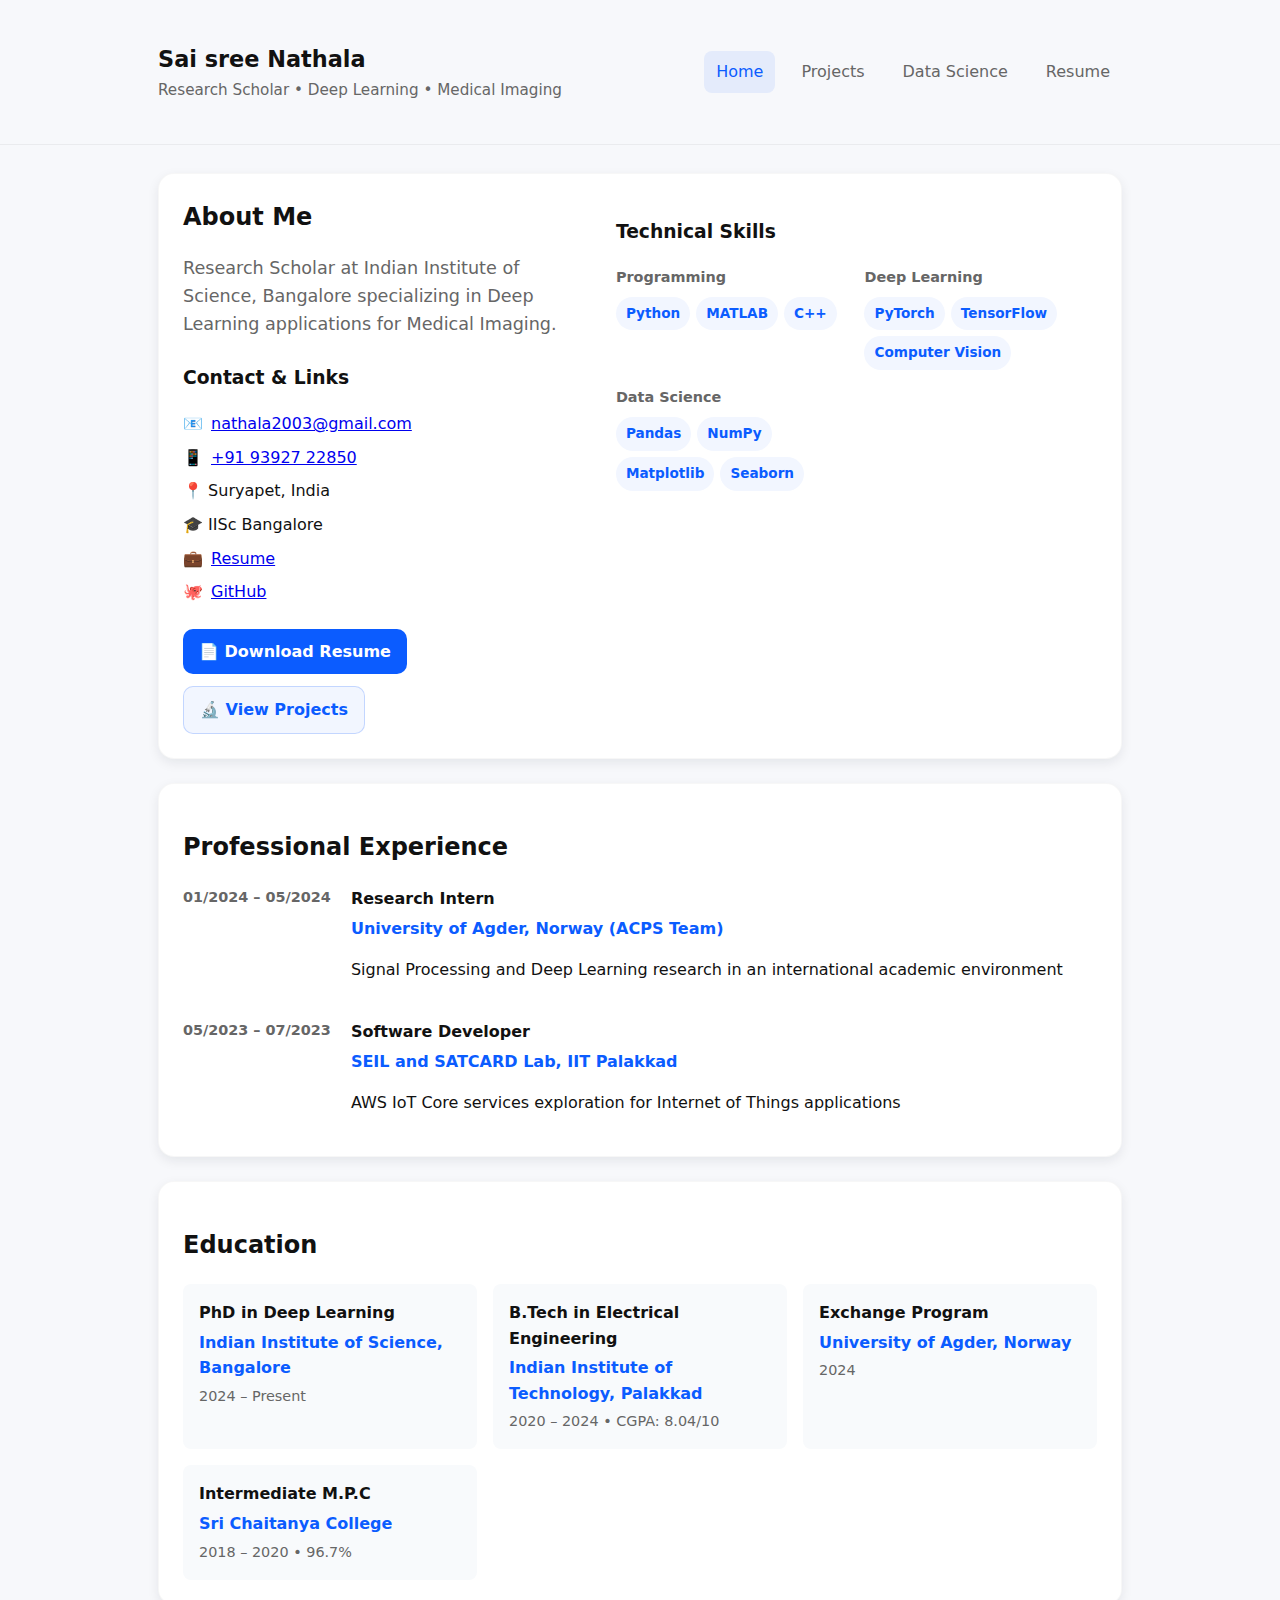
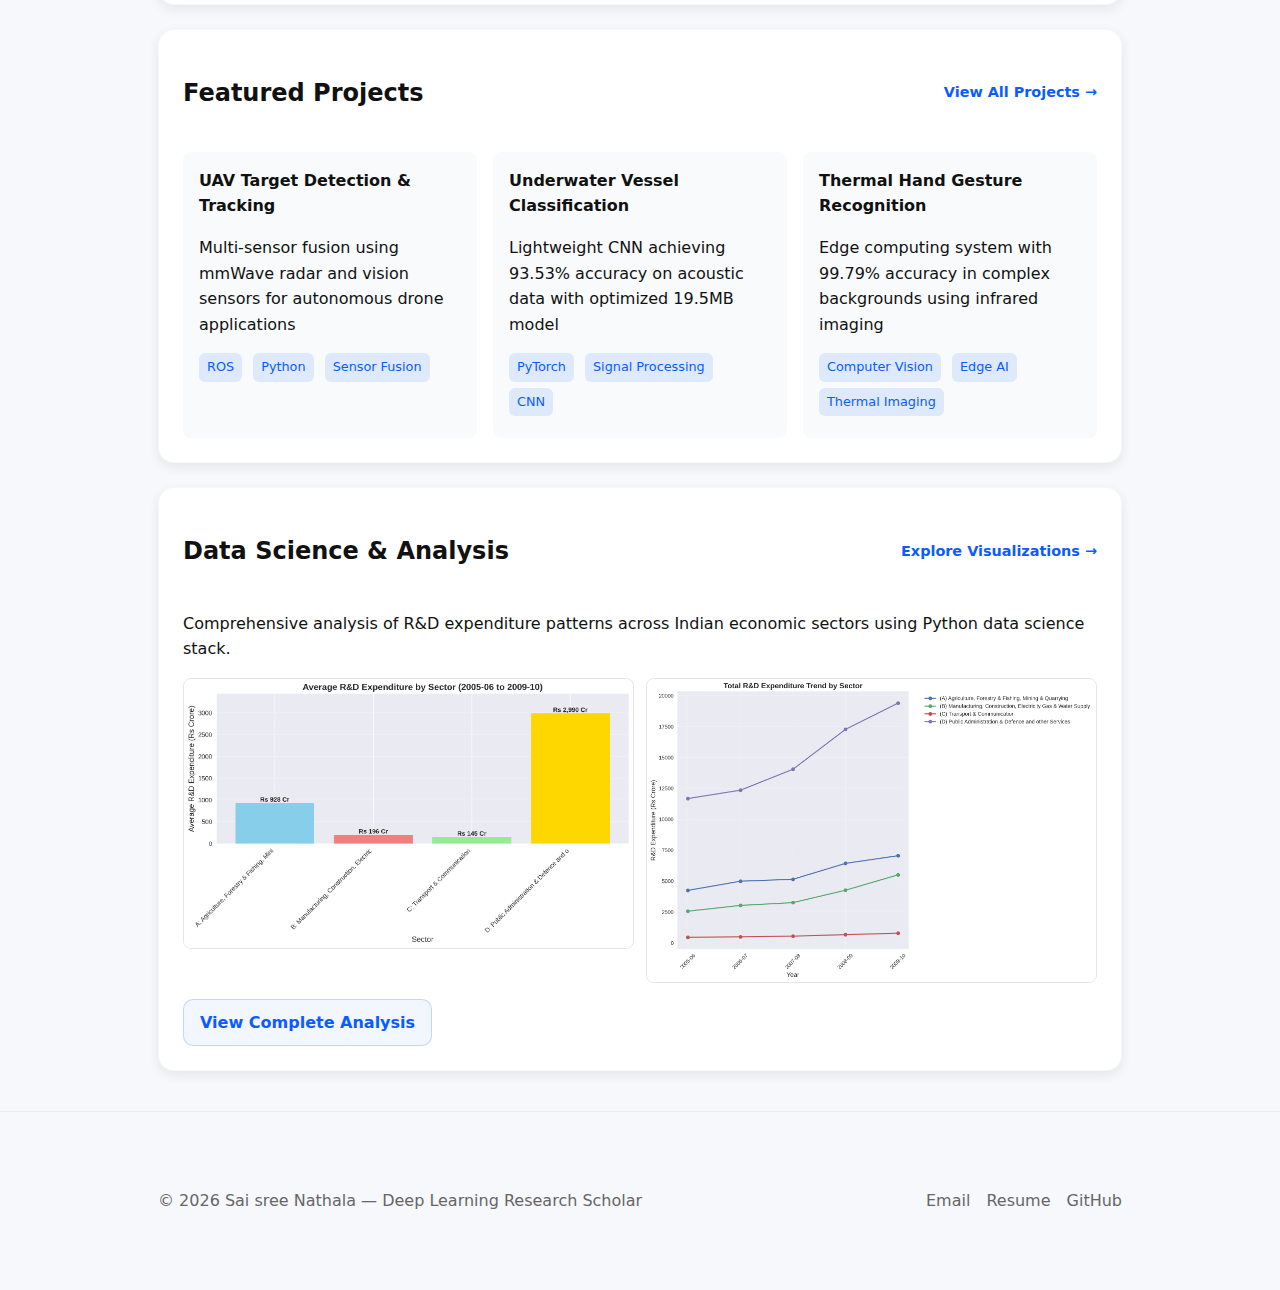
<file: index.html>
<!doctype html>
<html lang="en">
<head>
  <meta charset="utf-8" />
  <meta name="viewport" content="width=device-width,initial-scale=1" />
  <title>Sai sree Nathala — PhD stuent</title>
  <link rel="stylesheet" href="assets/styles.css" />
  <meta name="description" content="Sai Sree Nathala — PhD student at IISc Bangalore focused on deep learning and medical imaging." />
  <link rel="icon" type="image/x-icon" href="assets/favicon.ico">
</head>
<body>
  <header class="site-header">
    <div class="container header-inner">
      <div class="brand">
        <h1>Sai sree Nathala</h1>
        <p class="muted">Research Scholar • Deep Learning • Medical Imaging</p>
      </div>

      <nav class="nav">
        <a href="index.html" class="active">Home</a>
        <a href="projects.html">Projects</a>
        <a href="visualizations.html">Data Science</a>
        <a href="Sai_sree_resume.pdf" target="_blank" rel="noopener">Resume</a>
      </nav>

      <button class="menu-toggle" aria-label="Toggle menu" onclick="document.body.classList.toggle('nav-open')">☰</button>
    </div>
  </header>

  <main class="container">
    <!-- Hero Section -->
    <section class="hero card">
      <div class="hero-left">
        <div class="profile-header">
          <h2>About Me</h2>
          <p class="intro-text">Research Scholar at Indian Institute of Science, Bangalore specializing in Deep Learning applications for Medical Imaging.</p>
        </div>
        
        <div class="contact-section">
          <h3>Contact & Links</h3>
          <ul class="contact-list">
            <li>📧 <a href="mailto:nathala2003@gmail.com">nathala2003@gmail.com</a></li>
            <li>📱 <a href="tel:+919392722850">+91 93927 22850</a></li>
            <li>📍 Suryapet, India</li>
            <li>🎓 IISc Bangalore</li>
            <li>💼 <a href="Sai_sree_resume.pdf" target="_blank" rel="noopener">Resume</a></li>
            <li>🐙 <a href="https://github.com/Saisree-2003" target="_blank" rel="noopener">GitHub</a></li>
          </ul>
        </div>

        <div class="action-buttons">
          <a class="btn primary" href="Sai_sree_resume.pdf" target="_blank" rel="noopener">
            📄 Download Resume
          </a>
          <a class="btn secondary" href="projects.html">
            🔬 View Projects
          </a>
        </div>
      </div>

      <div class="hero-right">
        <div class="skills-section">
          <h3>Technical Skills</h3>
          <div class="skills-grid">
            <div class="skill-category">
              <h4>Programming</h4>
              <ul class="chips">
                <li>Python</li>
                <li>MATLAB</li>
                <li>C++</li>
              </ul>
            </div>
            <div class="skill-category">
              <h4>Deep Learning</h4>
              <ul class="chips">
                <li>PyTorch</li>
                <li>TensorFlow</li>
                <li>Computer Vision</li>
              </ul>
            </div>
            <div class="skill-category">
              <h4>Data Science</h4>
              <ul class="chips">
                <li>Pandas</li>
                <li>NumPy</li>
                <li>Matplotlib</li>
                <li>Seaborn</li>
              </ul>
            </div>
          </div>
        </div>

      </div>
    </section>

    <section class="card">
      <h2>Professional Experience</h2>
      <div class="timeline">
        <div class="timeline-item">
          <div class="timeline-date">01/2024 – 05/2024</div>
          <div class="timeline-content">
            <h4>Research Intern</h4>
            <p class="company">University of Agder, Norway (ACPS Team)</p>
            <p>Signal Processing and Deep Learning research in an international academic environment</p>
          </div>
        </div>
        <div class="timeline-item">
          <div class="timeline-date">05/2023 – 07/2023</div>
          <div class="timeline-content">
            <h4>Software Developer</h4>
            <p class="company">SEIL and SATCARD Lab, IIT Palakkad</p>
            <p>AWS IoT Core services exploration for Internet of Things applications</p>
          </div>
        </div>
      </div>
    </section>

    <!-- Education -->
    <section class="card">
      <h2>Education</h2>
      <div class="education-grid">
        <div class="education-item">
          <h4>PhD in Deep Learning</h4>
          <p class="institution">Indian Institute of Science, Bangalore</p>
          <p class="duration">2024 – Present</p>
        </div>
        <div class="education-item">
          <h4>B.Tech in Electrical Engineering</h4>
          <p class="institution">Indian Institute of Technology, Palakkad</p>
          <p class="duration">2020 – 2024 • CGPA: 8.04/10</p>
        </div>
        <div class="education-item">
          <h4>Exchange Program</h4>
          <p class="institution">University of Agder, Norway</p>
          <p class="duration">2024</p>
        </div>
        <div class="education-item">
          <h4>Intermediate M.P.C</h4>
          <p class="institution">Sri Chaitanya College</p>
          <p class="duration">2018 – 2020 • 96.7%</p>
        </div>
      </div>
    </section>

    <!-- Featured Projects -->
    <section class="card">
      <div class="section-header">
        <h2>Featured Projects</h2>
        <a href="projects.html" class="view-all">View All Projects →</a>
      </div>
      <div class="projects-preview">
        <article class="project-card">
          <h4>UAV Target Detection & Tracking</h4>
          <p>Multi-sensor fusion using mmWave radar and vision sensors for autonomous drone applications</p>
          <span class="tech-tag">ROS</span>
          <span class="tech-tag">Python</span>
          <span class="tech-tag">Sensor Fusion</span>
        </article>
        <article class="project-card">
          <h4>Underwater Vessel Classification</h4>
          <p>Lightweight CNN achieving 93.53% accuracy on acoustic data with optimized 19.5MB model</p>
          <span class="tech-tag">PyTorch</span>
          <span class="tech-tag">Signal Processing</span>
          <span class="tech-tag">CNN</span>
        </article>
        <article class="project-card">
          <h4>Thermal Hand Gesture Recognition</h4>
          <p>Edge computing system with 99.79% accuracy in complex backgrounds using infrared imaging</p>
          <span class="tech-tag">Computer Vision</span>
          <span class="tech-tag">Edge AI</span>
          <span class="tech-tag">Thermal Imaging</span>
        </article>
      </div>
    </section>

    <!-- Data Science Section -->
    <section class="card">
      <div class="section-header">
        <h2>Data Science & Analysis</h2>
        <a href="visualizations.html" class="view-all">Explore Visualizations →</a>
      </div>
      <div class="ds-preview">
        <p>Comprehensive analysis of R&D expenditure patterns across Indian economic sectors using Python data science stack.</p>
        <div class="preview-images">
          <img src="plots/bar_plot_avg_expenditure.png" alt="R&D Expenditure by Sector" class="preview-img">
          <img src="plots/line_plot_rd_trend.png" alt="R&D Growth Trends" class="preview-img">
        </div>
        <a href="visualizations.html" class="btn secondary">View Complete Analysis</a>
      </div>
    </section>
  </main>

  <footer class="site-footer">
    <div class="container">
      <div class="footer-content">
        <p>© <span id="year"></span> Sai sree Nathala — Deep Learning Research Scholar</p>
        <div class="footer-links">
          <a href="mailto:nathala2003@gmail.com">Email</a>
          <a href="Sai_sree_resume.pdf" target="_blank">Resume</a>
          <a href="https://github.com/Saisree-2003" target="_blank" rel="noopener">GitHub</a>
        </div>
      </div>
    </div>
  </footer>

  <script>
    document.getElementById('year').innerText = new Date().getFullYear();
  </script>
</body>
</html>
</file>
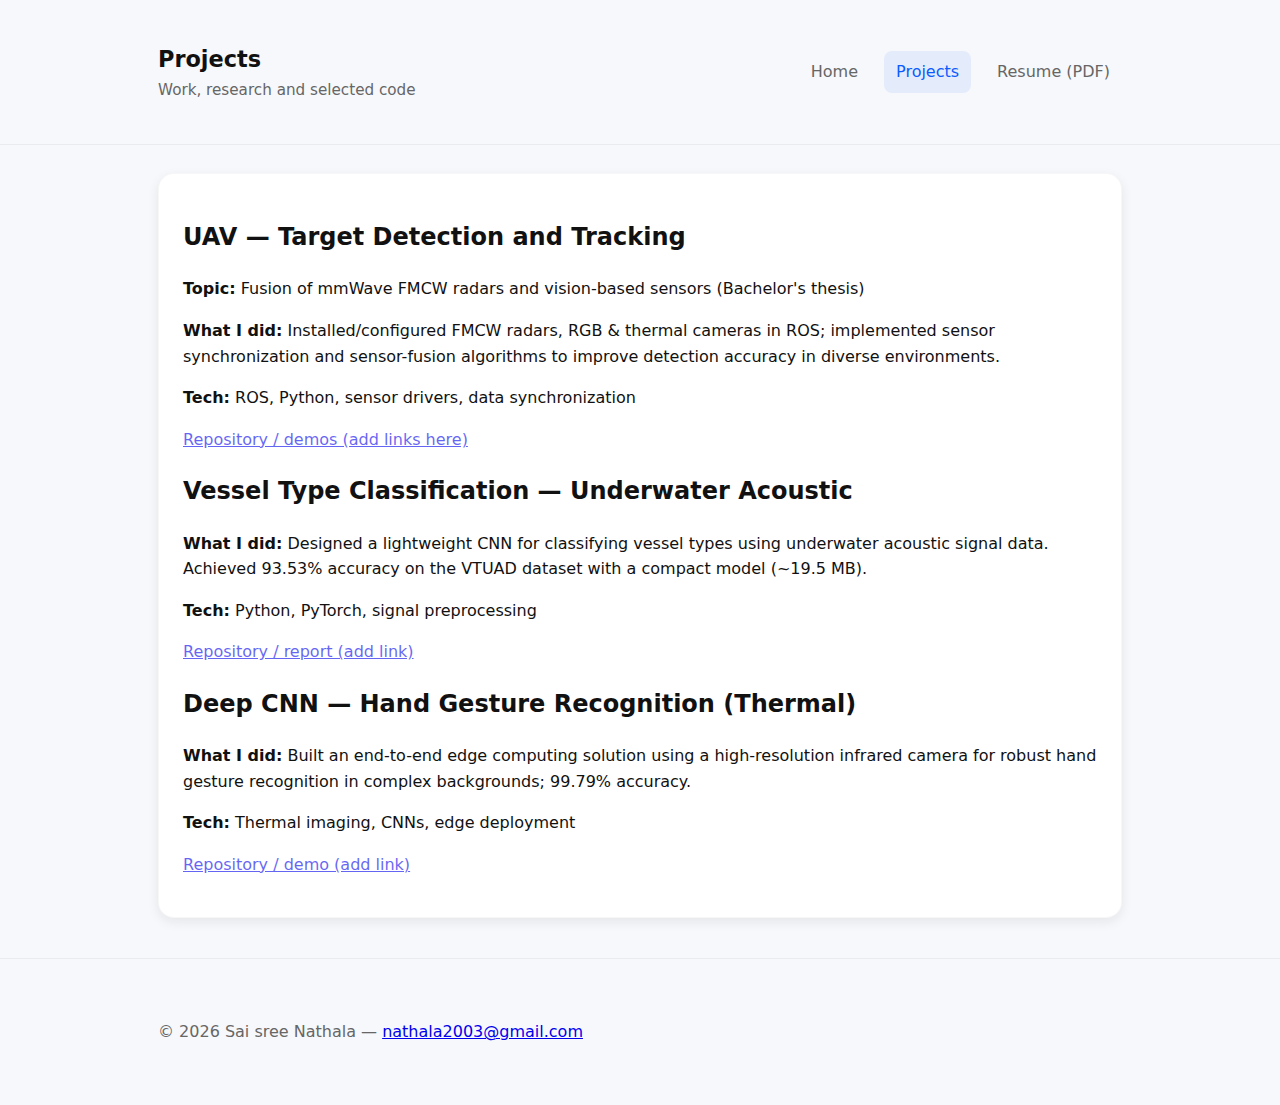
<file: projects.html>
<!doctype html>
<html lang="en">
<head>
  <meta charset="utf-8" />
  <meta name="viewport" content="width=device-width,initial-scale=1" />
  <title>Projects — Sai sree Nathala</title>
  <link rel="stylesheet" href="assets/styles.css" />
</head>
<body>
  <header class="site-header">
    <div class="container header-inner">
      <div class="brand">
        <h1>Projects</h1>
        <p class="muted">Work, research and selected code</p>
      </div>

      <nav class="nav">
        <a href="index.html">Home</a>
        <a href="projects.html" class="active">Projects</a>
        <a href="Sai-sree-Nathala-FlowCV-Resume-20251004.pdf" target="_blank" rel="noopener">Resume (PDF)</a>
      </nav>

      <button class="menu-toggle" aria-label="Toggle menu" onclick="document.body.classList.toggle('nav-open')">☰</button>
    </div>
  </header>

  <main class="container">
    <section class="card">
      <article class="project">
        <h2>UAV — Target Detection and Tracking</h2>
        <p><strong>Topic:</strong> Fusion of mmWave FMCW radars and vision-based sensors (Bachelor's thesis)</p>
        <p><strong>What I did:</strong> Installed/configured FMCW radars, RGB & thermal cameras in ROS; implemented sensor synchronization and sensor-fusion algorithms to improve detection accuracy in diverse environments.</p>
        <p><strong>Tech:</strong> ROS, Python, sensor drivers, data synchronization</p>
        <p><a href="#" aria-disabled="true">Repository / demos (add links here)</a></p>
      </article>

      <article class="project">
        <h2>Vessel Type Classification — Underwater Acoustic</h2>
        <p><strong>What I did:</strong> Designed a lightweight CNN for classifying vessel types using underwater acoustic signal data. Achieved 93.53% accuracy on the VTUAD dataset with a compact model (~19.5 MB).</p>
        <p><strong>Tech:</strong> Python, PyTorch, signal preprocessing</p>
        <p><a href="#" aria-disabled="true">Repository / report (add link)</a></p>
      </article>

      <article class="project">
        <h2>Deep CNN — Hand Gesture Recognition (Thermal)</h2>
        <p><strong>What I did:</strong> Built an end-to-end edge computing solution using a high-resolution infrared camera for robust hand gesture recognition in complex backgrounds; 99.79% accuracy.</p>
        <p><strong>Tech:</strong> Thermal imaging, CNNs, edge deployment</p>
        <p><a href="#" aria-disabled="true">Repository / demo (add link)</a></p>
      </article>
    </section>
  </main>

  <footer class="site-footer">
    <div class="container">
      <p>© <span id="year2"></span> Sai sree Nathala — <a href="mailto:nathala2003@gmail.com">nathala2003@gmail.com</a></p>
    </div>
  </footer>

  <script>document.getElementById('year2').innerText = new Date().getFullYear();</script>
</body>
</html>
</file>
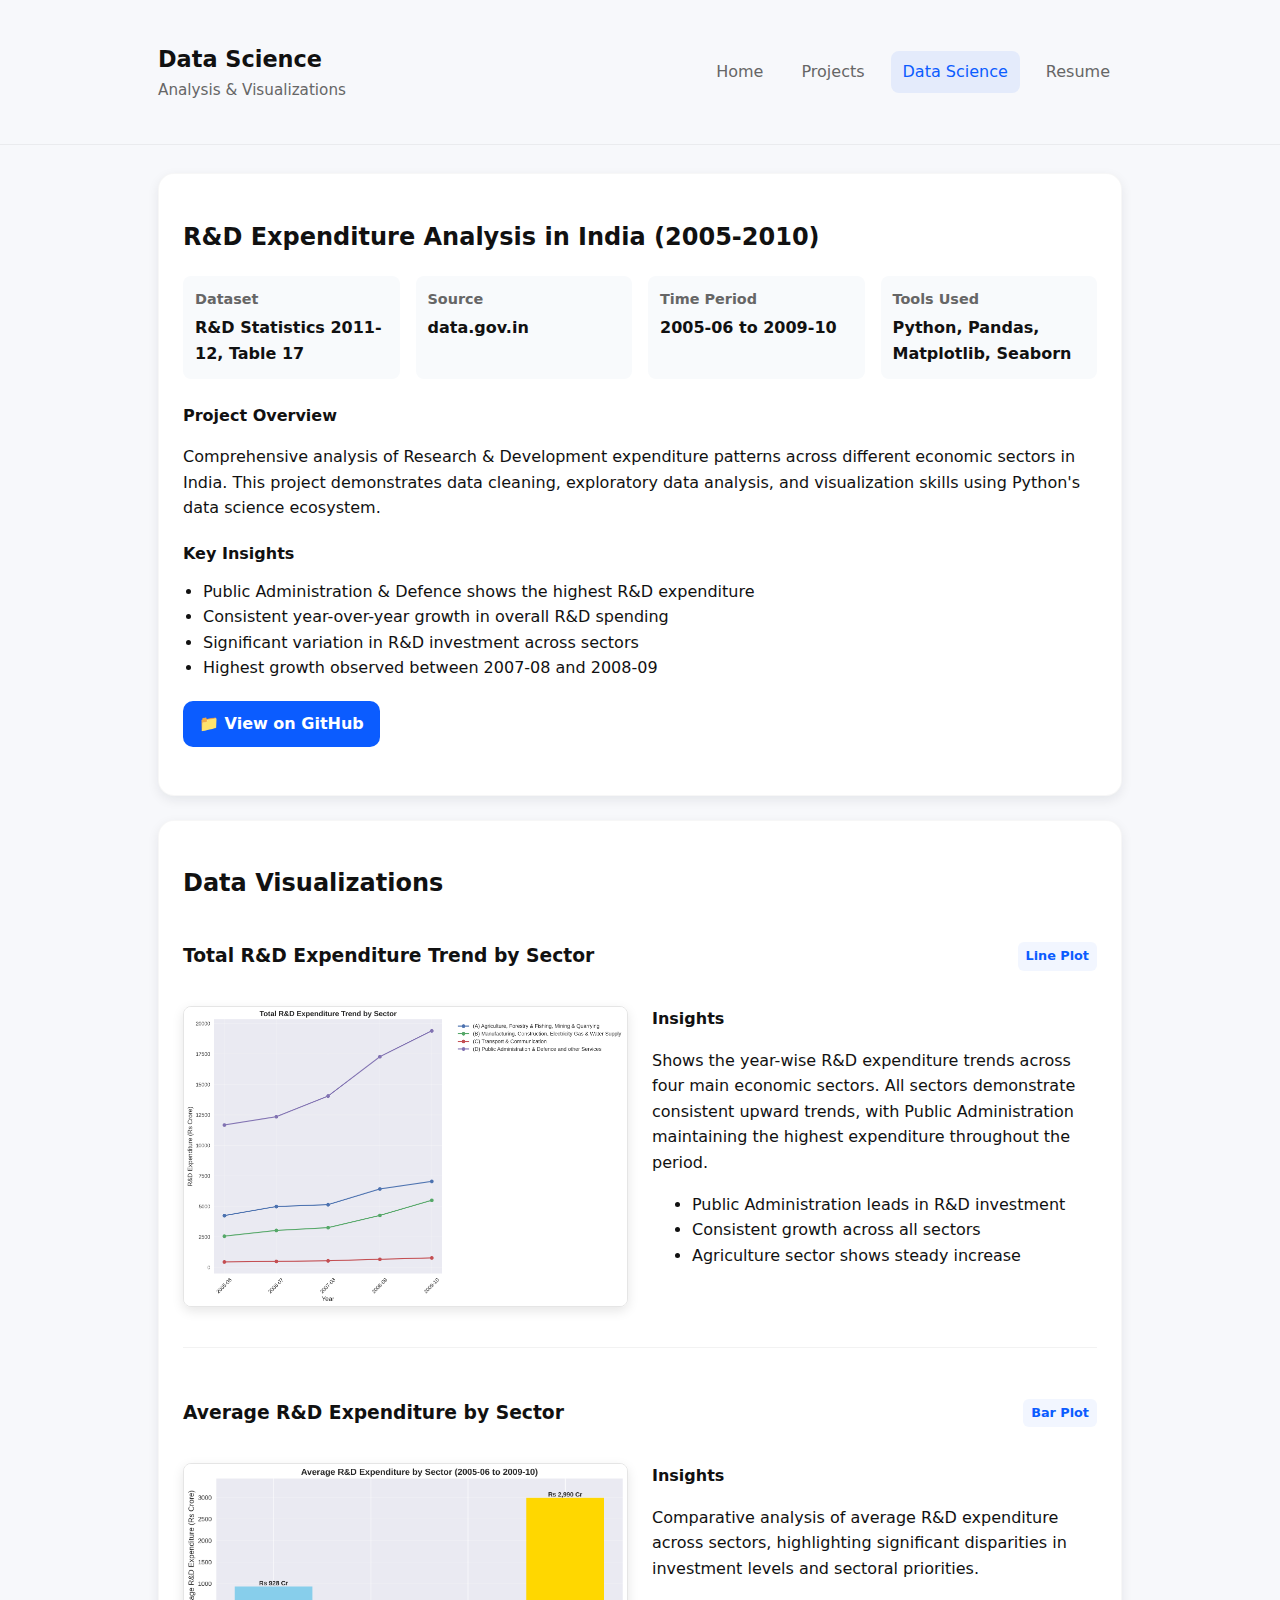
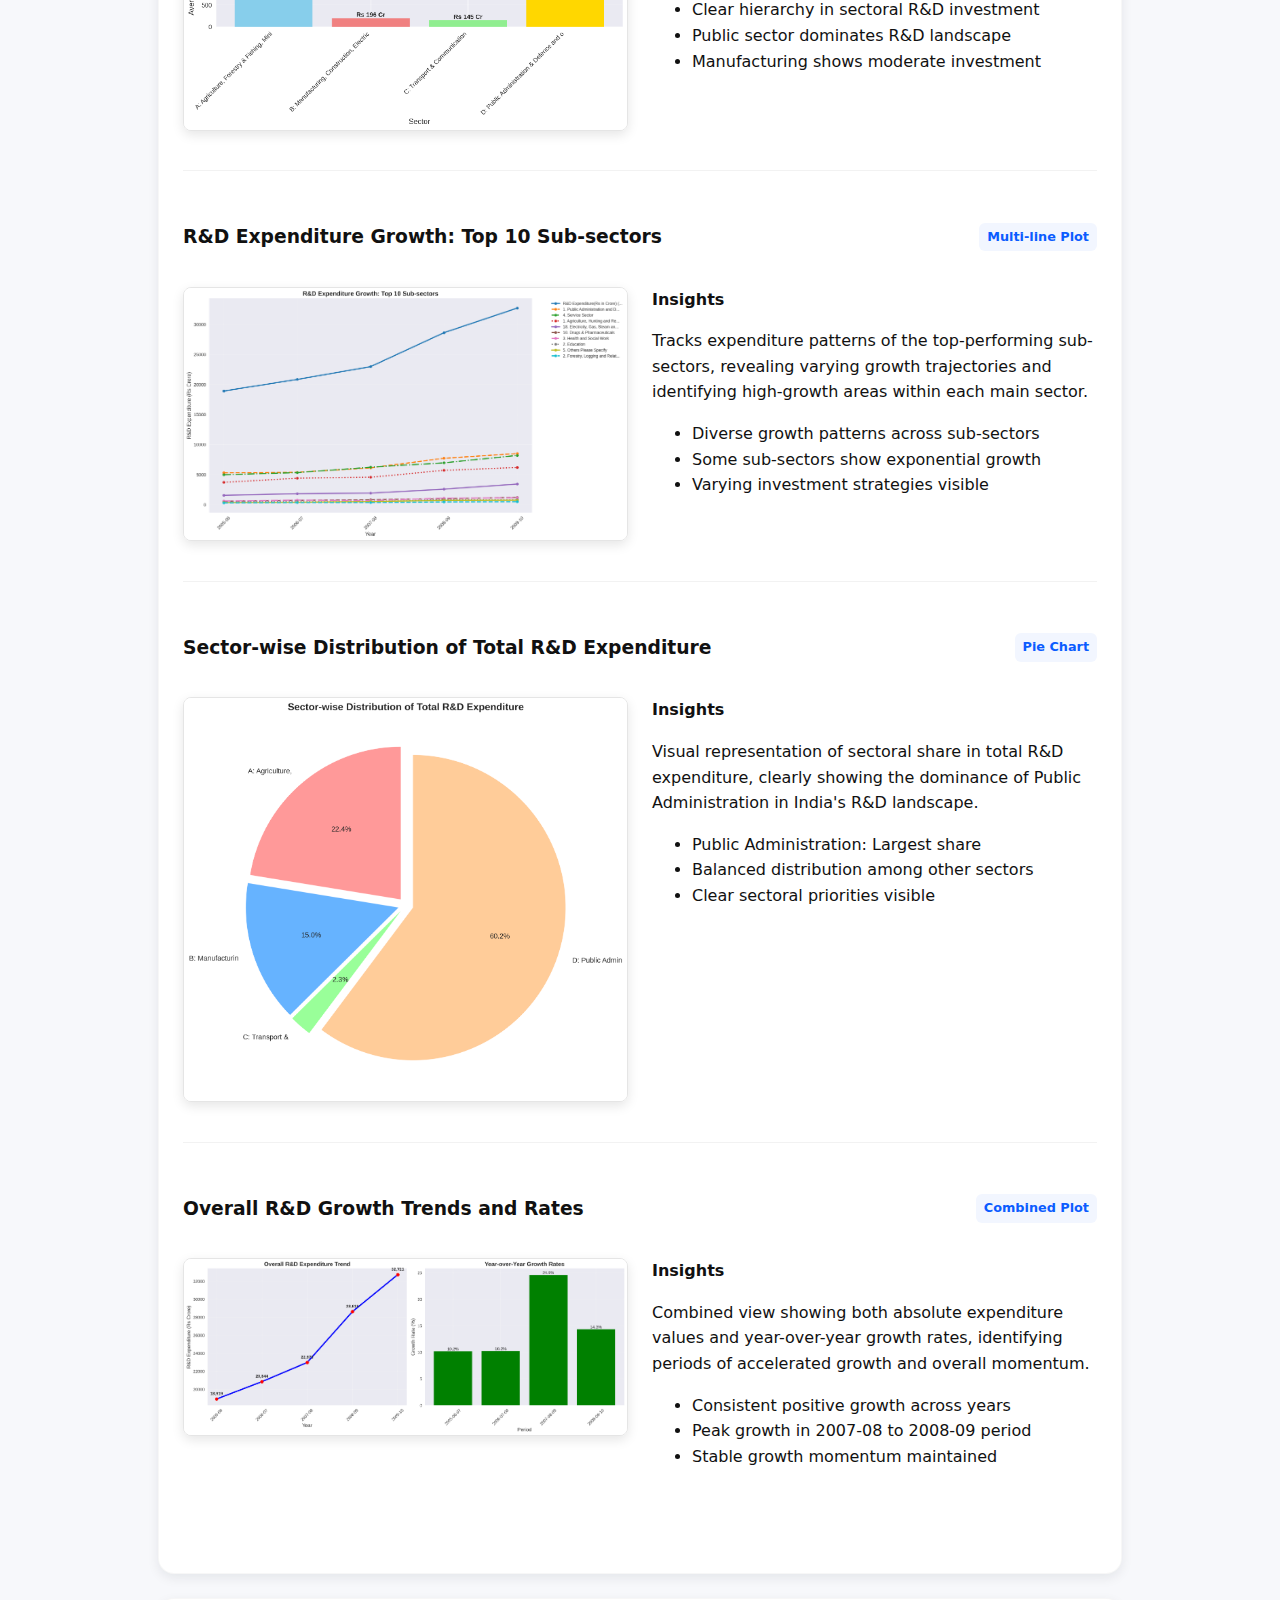
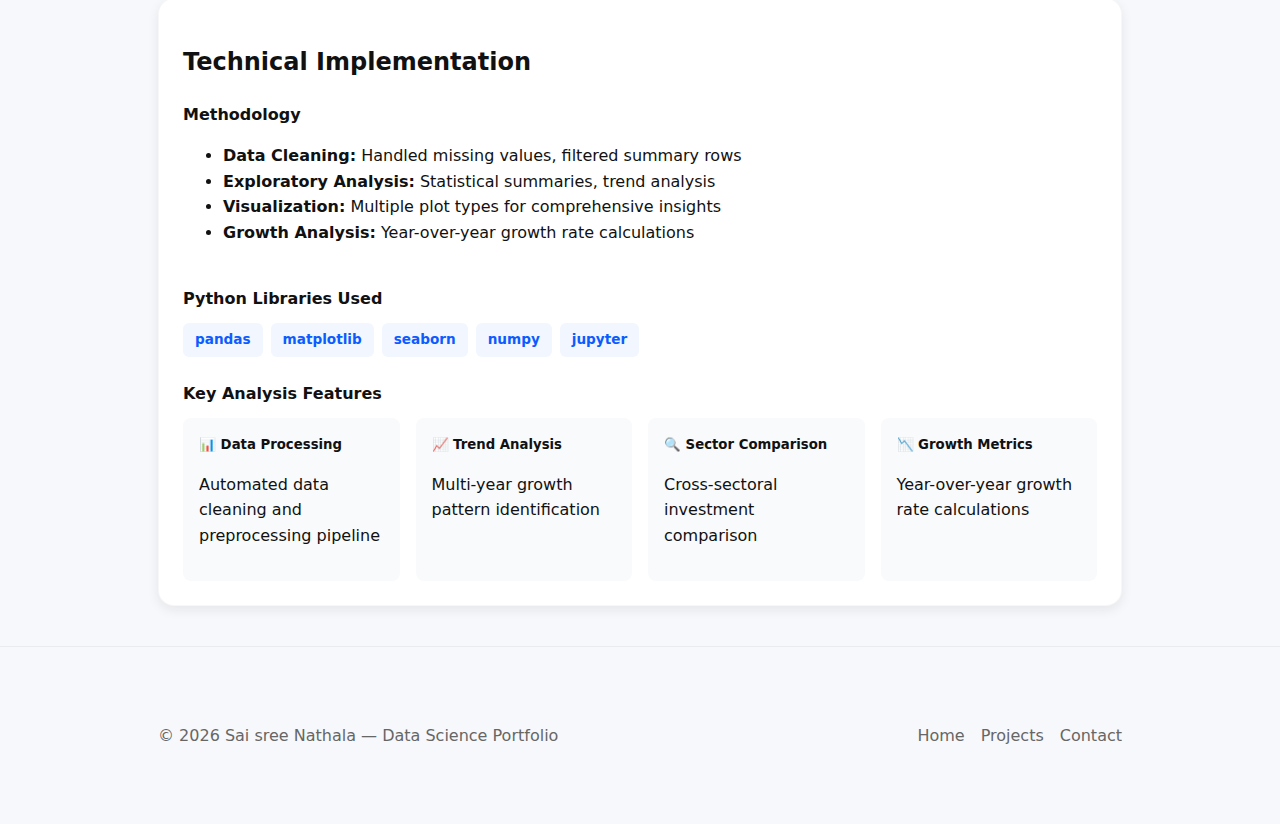
<file: visualizations.html>
<!doctype html>
<html lang="en">
<head>
  <meta charset="utf-8" />
  <meta name="viewport" content="width=device-width,initial-scale=1" />
  <title>Data Science Visualizations — Sai sree Nathala</title>
  <link rel="stylesheet" href="assets/styles.css" />
  <meta name="description" content="Data science projects and visualizations: R&D expenditure analysis in India using Python, pandas, and matplotlib." />
</head>
<body>
  <header class="site-header">
    <div class="container header-inner">
      <div class="brand">
        <h1>Data Science</h1>
        <p class="muted">Analysis & Visualizations</p>
      </div>

      <nav class="nav">
        <a href="index.html">Home</a>
        <a href="projects.html">Projects</a>
        <a href="visualizations.html" class="active">Data Science</a>
        <a href="Sai_sree_resume.pdf" target="_blank" rel="noopener">Resume</a>
      </nav>

      <button class="menu-toggle" aria-label="Toggle menu" onclick="document.body.classList.toggle('nav-open')">☰</button>
    </div>
  </header>

  <main class="container">
    <!-- Project Overview -->
    <section class="card">
      <h2>R&D Expenditure Analysis in India (2005-2010)</h2>
      <div class="project-info">
        <div class="info-grid">
          <div class="info-item">
            <h4>Dataset</h4>
            <p>R&D Statistics 2011-12, Table 17</p>
          </div>
          <div class="info-item">
            <h4>Source</h4>
            <p>data.gov.in</p>
          </div>
          <div class="info-item">
            <h4>Time Period</h4>
            <p>2005-06 to 2009-10</p>
          </div>
          <div class="info-item">
            <h4>Tools Used</h4>
            <p>Python, Pandas, Matplotlib, Seaborn</p>
          </div>
        </div>
        
        <div class="analysis-description">
          <h4>Project Overview</h4>
          <p>Comprehensive analysis of Research & Development expenditure patterns across different economic sectors in India. This project demonstrates data cleaning, exploratory data analysis, and visualization skills using Python's data science ecosystem.</p>
          
          <h4>Key Insights</h4>
          <ul>
            <li>Public Administration & Defence shows the highest R&D expenditure</li>
            <li>Consistent year-over-year growth in overall R&D spending</li>
            <li>Significant variation in R&D investment across sectors</li>
            <li>Highest growth observed between 2007-08 and 2008-09</li>
          </ul>

          <div class="github-link">
            <a href="https://github.com/yourusername/R-D-Expenditure-Analysis-India" class="btn primary" target="_blank">
              📁 View on GitHub
            </a>
          </div>
        </div>
      </div>
    </section>

    <!-- Visualizations -->
    <section class="card">
      <h2>Data Visualizations</h2>
      
      <!-- Plot 1 -->
      <div class="visualization-item">
        <div class="viz-header">
          <h3>Total R&D Expenditure Trend by Sector</h3>
          <span class="viz-type">Line Plot</span>
        </div>
        <div class="viz-content">
          <div class="viz-image">
            <img src="plots/line_plot_rd_trend.png" alt="R&D Expenditure Trends by Sector" />
          </div>
          <div class="viz-description">
            <h4>Insights</h4>
            <p>Shows the year-wise R&D expenditure trends across four main economic sectors. All sectors demonstrate consistent upward trends, with Public Administration maintaining the highest expenditure throughout the period.</p>
            <ul>
              <li>Public Administration leads in R&D investment</li>
              <li>Consistent growth across all sectors</li>
              <li>Agriculture sector shows steady increase</li>
            </ul>
          </div>
        </div>
      </div>

      <!-- Plot 2 -->
      <div class="visualization-item">
        <div class="viz-header">
          <h3>Average R&D Expenditure by Sector</h3>
          <span class="viz-type">Bar Plot</span>
        </div>
        <div class="viz-content">
          <div class="viz-image">
            <img src="plots/bar_plot_avg_expenditure.png" alt="Average R&D Expenditure by Sector" />
          </div>
          <div class="viz-description">
            <h4>Insights</h4>
            <p>Comparative analysis of average R&D expenditure across sectors, highlighting significant disparities in investment levels and sectoral priorities.</p>
            <ul>
              <li>Clear hierarchy in sectoral R&D investment</li>
              <li>Public sector dominates R&D landscape</li>
              <li>Manufacturing shows moderate investment</li>
            </ul>
          </div>
        </div>
      </div>

      <!-- Plot 3 -->
      <div class="visualization-item">
        <div class="viz-header">
          <h3>R&D Expenditure Growth: Top 10 Sub-sectors</h3>
          <span class="viz-type">Multi-line Plot</span>
        </div>
        <div class="viz-content">
          <div class="viz-image">
            <img src="plots/line_plot_growth_top_subsectors.png" alt="Top Sub-sectors Growth Trends" />
          </div>
          <div class="viz-description">
            <h4>Insights</h4>
            <p>Tracks expenditure patterns of the top-performing sub-sectors, revealing varying growth trajectories and identifying high-growth areas within each main sector.</p>
            <ul>
              <li>Diverse growth patterns across sub-sectors</li>
              <li>Some sub-sectors show exponential growth</li>
              <li>Varying investment strategies visible</li>
            </ul>
          </div>
        </div>
      </div>

      <!-- Plot 4 -->
      <div class="visualization-item">
        <div class="viz-header">
          <h3>Sector-wise Distribution of Total R&D Expenditure</h3>
          <span class="viz-type">Pie Chart</span>
        </div>
        <div class="viz-content">
          <div class="viz-image">
            <img src="plots/pie_chart_sector_distribution.png" alt="Sector Distribution Pie Chart" />
          </div>
          <div class="viz-description">
            <h4>Insights</h4>
            <p>Visual representation of sectoral share in total R&D expenditure, clearly showing the dominance of Public Administration in India's R&D landscape.</p>
            <ul>
              <li>Public Administration: Largest share</li>
              <li>Balanced distribution among other sectors</li>
              <li>Clear sectoral priorities visible</li>
            </ul>
          </div>
        </div>
      </div>

      <!-- Plot 5 -->
      <div class="visualization-item">
        <div class="viz-header">
          <h3>Overall R&D Growth Trends and Rates</h3>
          <span class="viz-type">Combined Plot</span>
        </div>
        <div class="viz-content">
          <div class="viz-image">
            <img src="plots/growth_trends.png" alt="Growth Trends and Rates" />
          </div>
          <div class="viz-description">
            <h4>Insights</h4>
            <p>Combined view showing both absolute expenditure values and year-over-year growth rates, identifying periods of accelerated growth and overall momentum.</p>
            <ul>
              <li>Consistent positive growth across years</li>
              <li>Peak growth in 2007-08 to 2008-09 period</li>
              <li>Stable growth momentum maintained</li>
            </ul>
          </div>
        </div>
      </div>
    </section>

    <!-- Technical Details -->
    <section class="card">
      <h2>Technical Implementation</h2>
      <div class="technical-details">
        <div class="code-section">
          <h4>Methodology</h4>
          <ul>
            <li><strong>Data Cleaning:</strong> Handled missing values, filtered summary rows</li>
            <li><strong>Exploratory Analysis:</strong> Statistical summaries, trend analysis</li>
            <li><strong>Visualization:</strong> Multiple plot types for comprehensive insights</li>
            <li><strong>Growth Analysis:</strong> Year-over-year growth rate calculations</li>
          </ul>
        </div>
        
        <div class="code-section">
          <h4>Python Libraries Used</h4>
          <div class="library-grid">
            <span class="library-tag">pandas</span>
            <span class="library-tag">matplotlib</span>
            <span class="library-tag">seaborn</span>
            <span class="library-tag">numpy</span>
            <span class="library-tag">jupyter</span>
          </div>
        </div>

        <div class="code-section">
          <h4>Key Analysis Features</h4>
          <div class="features-grid">
            <div class="feature-item">
              <h5>📊 Data Processing</h5>
              <p>Automated data cleaning and preprocessing pipeline</p>
            </div>
            <div class="feature-item">
              <h5>📈 Trend Analysis</h5>
              <p>Multi-year growth pattern identification</p>
            </div>
            <div class="feature-item">
              <h5>🔍 Sector Comparison</h5>
              <p>Cross-sectoral investment comparison</p>
            </div>
            <div class="feature-item">
              <h5>📉 Growth Metrics</h5>
              <p>Year-over-year growth rate calculations</p>
            </div>
          </div>
        </div>
      </div>
    </section>
  </main>

  <footer class="site-footer">
    <div class="container">
      <div class="footer-content">
        <p>© <span id="year"></span> Sai sree Nathala — Data Science Portfolio</p>
        <div class="footer-links">
          <a href="index.html">Home</a>
          <a href="projects.html">Projects</a>
          <a href="mailto:nathala2003@gmail.com">Contact</a>
        </div>
      </div>
    </div>
  </footer>

  <script>
    document.getElementById('year').innerText = new Date().getFullYear();
  </script>
</body>
</html>
</file>
<file: assets/styles.css>
:root{
  --bg:#f7f8fb;
  --card:#ffffff;
  --accent:#0b5cff;
  --accent-dark:#0a50e0;
  --muted:#666;
  --muted-light:#888;
  --max-width:1000px;
  --radius:12px;
  --radius-lg:16px;
  --gap:18px;
  --gap-lg:24px;
  font-family: system-ui, -apple-system, "Segoe UI", Roboto, "Helvetica Neue", Arial;
}

*{box-sizing:border-box}
body{
  margin:0;
  background:var(--bg);
  color:#111;
  line-height:1.6;
  -webkit-font-smoothing:antialiased;
}

.container{
  max-width:var(--max-width);
  margin:28px auto;
  padding:0 18px;
}

/* Header */
.site-header{
  background:transparent;
  padding:14px 0;
  border-bottom:1px solid rgba(0,0,0,0.05);
}
.header-inner{
  display:flex;
  align-items:center;
  gap:12px;
}
.brand h1{margin:0;font-size:1.4rem;font-weight:700}
.brand .muted{margin:0;color:var(--muted);font-size:0.95rem}

.nav{margin-left:auto;display:flex;gap:14px;align-items:center}
.nav a{color:var(--muted);text-decoration:none;padding:8px 12px;border-radius:8px;font-weight:500;transition:all 0.2s}
.nav a.active, .nav a:hover{background:rgba(11,92,255,0.08);color:var(--accent)}

.menu-toggle{display:none;background:none;border:0;font-size:20px;margin-left:12px;cursor:pointer}

/* Cards */
.card{
  background:var(--card);
  border-radius:var(--radius-lg);
  padding:24px;
  box-shadow:0 4px 12px rgba(16,24,40,0.08);
  margin-bottom:var(--gap-lg);
  border:1px solid rgba(0,0,0,0.03);
}

/* Hero Section */
.hero{display:grid;grid-template-columns:1fr 1.2fr;gap:32px;align-items:start}
.profile-header h2{margin-top:0;margin-bottom:8px}
.intro-text{color:var(--muted);font-size:1.1rem;margin-bottom:24px}

.contact-section{margin-bottom:24px}
.contact-list{list-style:none;padding:0;margin:12px 0 0 0}
.contact-list li{margin-bottom:8px;display:flex;align-items:center;gap:8px}

.action-buttons{display:flex;gap:12px;flex-wrap:wrap}
.btn{
  display:inline-flex;align-items:center;gap:6px;padding:10px 16px;border-radius:10px;
  text-decoration:none;font-weight:600;transition:all 0.2s;border:none;cursor:pointer
}
.btn.primary{background:var(--accent);color:#fff}
.btn.primary:hover{background:var(--accent-dark);transform:translateY(-1px)}
.btn.secondary{background:#f2f6ff;color:var(--accent);border:1px solid rgba(11,92,255,0.2)}
.btn.secondary:hover{background:#e8efff;transform:translateY(-1px)}

/* Skills */
.skills-grid{display:grid;grid-template-columns:1fr 1fr;gap:16px;margin-top:12px}
.skill-category h4{margin:0 0 8px 0;font-size:0.9rem;color:var(--muted)}
.chips{display:flex;gap:6px;flex-wrap:wrap;list-style:none;padding:0;margin:0}
.chips li{border-radius:999px;padding:6px 10px;background:#f2f6ff;color:var(--accent);font-weight:600;font-size:0.85rem}

/* Quick Stats */
.quick-stats{margin-top:24px}
.stats-grid{display:grid;grid-template-columns:repeat(3,1fr);gap:12px;margin-top:12px}
.stat-item{text-align:center;padding:12px;background:#f8fafc;border-radius:8px}
.stat-number{display:block;font-size:1.4rem;font-weight:700;color:var(--accent)}
.stat-label{font-size:0.8rem;color:var(--muted)}

/* Timeline */
.timeline{display:flex;flex-direction:column;gap:20px}
.timeline-item{display:flex;gap:20px;align-items:flex-start}
.timeline-date{min-width:120px;color:var(--muted);font-weight:600;font-size:0.9rem}
.timeline-content{flex:1}
.timeline-content h4{margin:0 0 4px 0}
.company{color:var(--accent);font-weight:600;margin:0 0 8px 0}

/* Education */
.education-grid{display:grid;grid-template-columns:repeat(auto-fit,minmax(280px,1fr));gap:16px}
.education-item{padding:16px;background:#f8fafc;border-radius:8px}
.education-item h4{margin:0 0 4px 0}
.institution{color:var(--accent);font-weight:600;margin:0}
.duration{color:var(--muted);font-size:0.9rem;margin:4px 0 0 0}

/* Projects */
.section-header{display:flex;justify-content:space-between;align-items:center;margin-bottom:20px}
.view-all{color:var(--accent);text-decoration:none;font-weight:600;font-size:0.9rem}
.projects-preview{display:grid;grid-template-columns:repeat(auto-fit,minmax(280px,1fr));gap:16px}
.project-card{padding:16px;background:#f8fafc;border-radius:8px;transition:transform 0.2s}
.project-card:hover{transform:translateY(-2px)}
.project-card h4{margin:0 0 8px 0}
.tech-tag{display:inline-block;padding:4px 8px;background:rgba(11,92,255,0.1);color:var(--accent);border-radius:6px;font-size:0.8rem;margin-right:6px;margin-bottom:6px}
.tech-tag.large{padding:6px 12px;font-size:0.85rem}

/* Data Science Preview */
.ds-preview{margin-top:16px}
.preview-images{display:grid;grid-template-columns:1fr 1fr;gap:12px;margin:16px 0}
.preview-img{width:100%;border-radius:8px;border:1px solid rgba(0,0,0,0.1)}

/* Projects Page */
.projects-grid{display:flex;flex-direction:column;gap:32px}
.project-detail{border-bottom:1px solid rgba(0,0,0,0.05);padding-bottom:32px}
.project-detail:last-child{border-bottom:none}
.project-header{display:flex;justify-content:space-between;align-items:flex-start;margin-bottom:8px}
.project-type{background:var(--accent);color:white;padding:4px 8px;border-radius:6px;font-size:0.8rem;font-weight:600}
.project-subtitle{color:var(--muted);font-size:1.1rem;margin:0 0 20px 0}
.project-content{display:grid;grid-template-columns:2fr 1fr;gap:24px}
.project-meta{display:flex;flex-direction:column;gap:16px}
.meta-card, .achievement-card{padding:16px;background:#f8fafc;border-radius:8px}
.meta-card h4, .achievement-card h4{margin:0 0 12px 0}
.performance-metrics{display:flex;gap:16px;margin:20px 0}
.metric{text-align:center;padding:12px;background:white;border-radius:8px;border:1px solid rgba(0,0,0,0.05)}
.metric-value{display:block;font-size:1.2rem;font-weight:700;color:var(--accent)}
.metric-label{font-size:0.8rem;color:var(--muted)}

/* Data Science Page */
.project-info{margin-bottom:24px}
.info-grid{display:grid;grid-template-columns:repeat(auto-fit,minmax(200px,1fr));gap:16px;margin-bottom:24px}
.info-item{padding:12px;background:#f8fafc;border-radius:8px}
.info-item h4{margin:0 0 4px 0;font-size:0.9rem;color:var(--muted)}
.info-item p{margin:0;font-weight:600}

.analysis-description h4{margin:20px 0 12px 0}
.analysis-description ul{margin:12px 0;padding-left:20px}
.github-link{margin-top:20px}

.visualization-item{margin-bottom:32px;padding-bottom:32px;border-bottom:1px solid rgba(0,0,0,0.05)}
.visualization-item:last-child{border-bottom:none}
.viz-header{display:flex;justify-content:space-between;align-items:center;margin-bottom:16px}
.viz-type{background:#f2f6ff;color:var(--accent);padding:4px 8px;border-radius:6px;font-size:0.8rem;font-weight:600}
.viz-content{display:grid;grid-template-columns:1fr 1fr;gap:24px;align-items:start}
.viz-image img{width:100%;border-radius:8px;border:1px solid rgba(0,0,0,0.1);box-shadow:0 4px 12px rgba(0,0,0,0.1)}
.viz-description h4{margin:0 0 12px 0}

.technical-details{display:flex;flex-direction:column;gap:24px}
.code-section h4{margin:0 0 12px 0}
.library-grid{display:flex;gap:8px;flex-wrap:wrap}
.library-tag{padding:6px 12px;background:#f2f6ff;color:var(--accent);border-radius:6px;font-weight:600;font-size:0.85rem}
.features-grid{display:grid;grid-template-columns:repeat(auto-fit,minmax(200px,1fr));gap:16px}
.feature-item{padding:16px;background:#f8fafc;border-radius:8px}
.feature-item h5{margin:0 0 8px 0;display:flex;align-items:center;gap:6px}

/* Footer */
.site-footer{padding:32px 0;color:var(--muted);border-top:1px solid rgba(0,0,0,0.05);margin-top:40px}
.footer-content{display:flex;justify-content:space-between;align-items:center}
.footer-links{display:flex;gap:16px}
.footer-links a{color:var(--muted);text-decoration:none}
.footer-links a:hover{color:var(--accent)}

/* Responsive */
@media (max-width:800px){
  .two-col,.hero,.project-content,.viz-content{grid-template-columns:1fr}
  .skills-grid,.stats-grid{grid-template-columns:1fr}
  .nav{display:none}
  .menu-toggle{display:block}
  .site-header{position:sticky;top:0;background:var(--bg);z-index:20;padding:10px 0}
  .section-header{flex-direction:column;align-items:flex-start;gap:8px}
  .footer-content{flex-direction:column;gap:12px;text-align:center}
  .preview-images{grid-template-columns:1fr}
  .performance-metrics{flex-wrap:wrap}
}

/* Mobile nav */
body.nav-open .nav{
  display:flex;position:fixed;inset:60px 12px 12px 12px;background:var(--card);
  border-radius:12px;box-shadow:0 10px 30px rgba(2,6,23,0.12);flex-direction:column;
  padding:12px;z-index:100
}

/* Utilities */
.muted{color:var(--muted);font-size:0.95rem}
a[aria-disabled="true"]{opacity:0.6;pointer-events:none}
</file>
